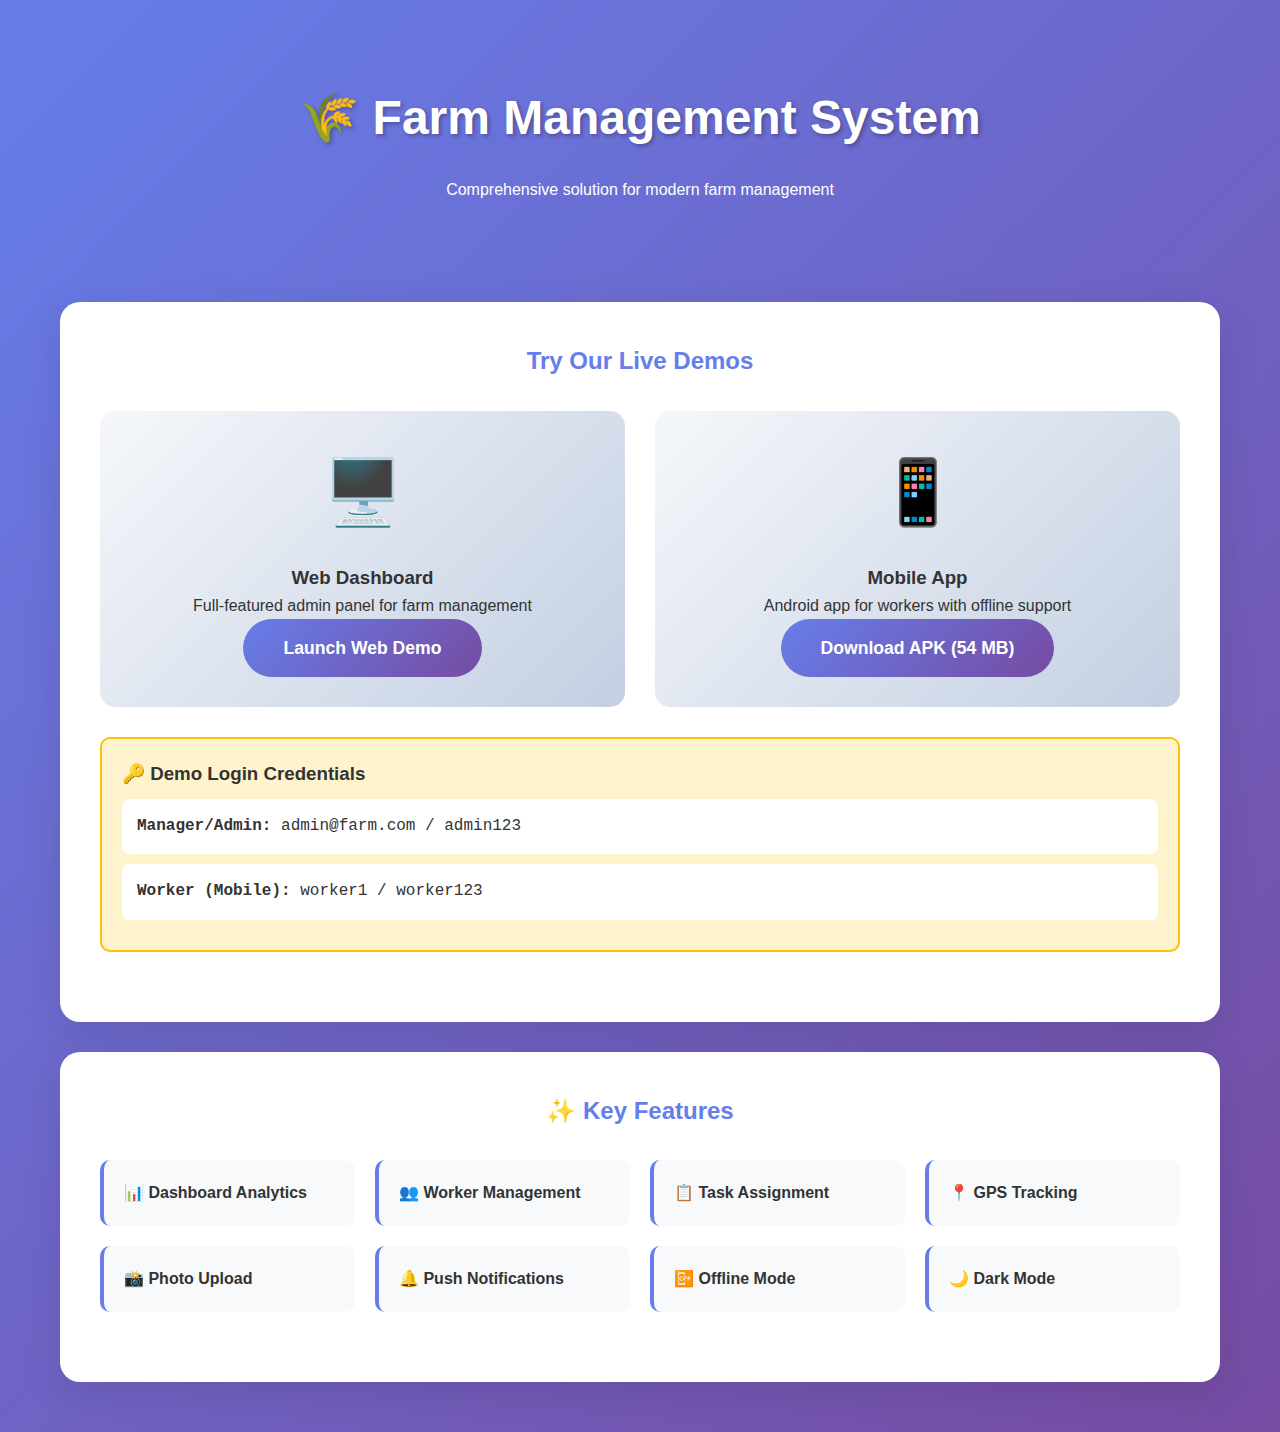
<file: demo.html>
<!DOCTYPE html>
<html lang="en">
<head>
    <meta charset="UTF-8">
    <meta name="viewport" content="width=device-width, initial-scale=1.0">
    <title>Farm Management System - Live Demo</title>
    <style>
        * { margin: 0; padding: 0; box-sizing: border-box; }
        
        body {
            font-family: -apple-system, BlinkMacSystemFont, 'Segoe UI', 'Roboto', sans-serif;
            background: linear-gradient(135deg, #667eea 0%, #764ba2 100%);
            color: #333;
            line-height: 1.6;
        }

        .container { max-width: 1200px; margin: 0 auto; padding: 20px; }

        header {
            text-align: center;
            padding: 60px 20px;
            color: white;
        }

        header h1 {
            font-size: 3em;
            margin-bottom: 20px;
            text-shadow: 2px 2px 4px rgba(0,0,0,0.3);
        }

        .demo-section {
            background: white;
            border-radius: 20px;
            padding: 40px;
            margin-bottom: 30px;
            box-shadow: 0 10px 40px rgba(0,0,0,0.1);
        }

        .demo-grid {
            display: grid;
            grid-template-columns: repeat(auto-fit, minmax(300px, 1fr));
            gap: 30px;
            margin-top: 30px;
        }

        .demo-card {
            background: linear-gradient(135deg, #f5f7fa 0%, #c3cfe2 100%);
            border-radius: 15px;
            padding: 30px;
            text-align: center;
            transition: transform 0.3s ease;
        }

        .demo-card:hover { transform: translateY(-10px); }

        .demo-icon { font-size: 4em; margin-bottom: 20px; }

        .btn {
            display: inline-block;
            padding: 15px 40px;
            background: linear-gradient(135deg, #667eea 0%, #764ba2 100%);
            color: white;
            text-decoration: none;
            border-radius: 50px;
            font-weight: 600;
            font-size: 1.1em;
            transition: all 0.3s ease;
        }

        .btn:hover { transform: translateY(-3px); }

        .credentials {
            background: #fff3cd;
            border: 2px solid #ffc107;
            border-radius: 10px;
            padding: 20px;
            margin: 30px 0;
        }

        .credential-box {
            background: white;
            padding: 15px;
            border-radius: 8px;
            margin: 10px 0;
            font-family: 'Courier New', monospace;
        }

        .features {
            display: grid;
            grid-template-columns: repeat(auto-fit, minmax(250px, 1fr));
            gap: 20px;
            margin: 30px 0;
        }

        .feature-item {
            padding: 20px;
            background: #f8f9fa;
            border-radius: 10px;
            border-left: 4px solid #667eea;
        }
    </style>
</head>
<body>
    <header>
        <div class="container">
            <h1>🌾 Farm Management System</h1>
            <p>Comprehensive solution for modern farm management</p>
        </div>
    </header>

    <div class="container">
        <div class="demo-section">
            <h2 style="text-align: center; color: #667eea; margin-bottom: 30px;">Try Our Live Demos</h2>
            
            <div class="demo-grid">
                <div class="demo-card">
                    <div class="demo-icon">🖥️</div>
                    <h3>Web Dashboard</h3>
                    <p>Full-featured admin panel for farm management</p>
                    <a href="/" class="btn">Launch Web Demo</a>
                </div>

                <div class="demo-card">
                    <div class="demo-icon">📱</div>
                    <h3>Mobile App</h3>
                    <p>Android app for workers with offline support</p>
                    <a href="https://github.com/GMLesov/Farm-Management-System/releases/download/v1.0/FarmManager-v1.0.apk" class="btn" download>Download APK (54 MB)</a>
                </div>
            </div>

            <div class="credentials">
                <h3>🔑 Demo Login Credentials</h3>
                <div class="credential-box">
                    <strong>Manager/Admin:</strong> admin@farm.com / admin123
                </div>
                <div class="credential-box">
                    <strong>Worker (Mobile):</strong> worker1 / worker123
                </div>
            </div>
        </div>

        <div class="demo-section">
            <h2 style="text-align: center; color: #667eea; margin-bottom: 30px;">✨ Key Features</h2>
            <div class="features">
                <div class="feature-item"><h4>📊 Dashboard Analytics</h4></div>
                <div class="feature-item"><h4>👥 Worker Management</h4></div>
                <div class="feature-item"><h4>📋 Task Assignment</h4></div>
                <div class="feature-item"><h4>📍 GPS Tracking</h4></div>
                <div class="feature-item"><h4>📸 Photo Upload</h4></div>
                <div class="feature-item"><h4>🔔 Push Notifications</h4></div>
                <div class="feature-item"><h4>📴 Offline Mode</h4></div>
                <div class="feature-item"><h4>🌙 Dark Mode</h4></div>
            </div>
        </div>
    </div>
</body>
</html>
</file>
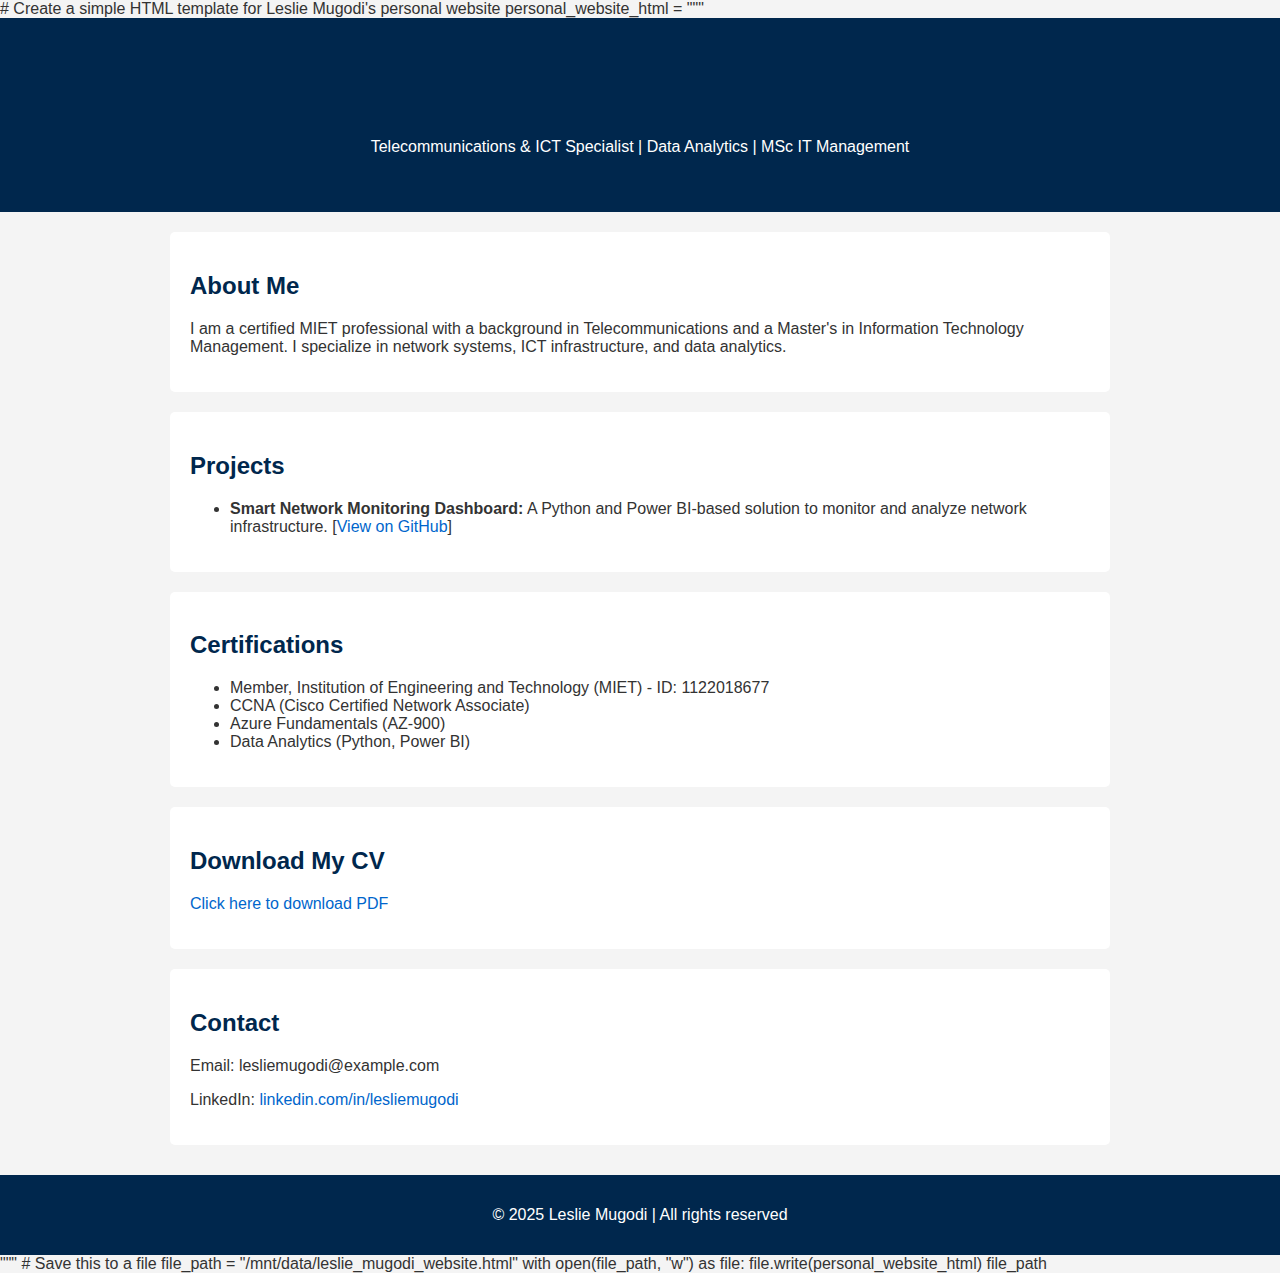
<file: index.html.html>
# Create a simple HTML template for Leslie Mugodi's personal website
personal_website_html = """
<!DOCTYPE html>
<html lang="en">
<head>
    <meta charset="UTF-8">
    <title>Leslie Mugodi | MIET | ICT Specialist</title>
    <meta name="viewport" content="width=device-width, initial-scale=1">
    <style>
        body {
            font-family: Arial, sans-serif;
            margin: 0;
            padding: 0;
            background: #f4f4f4;
            color: #333;
        }
        header {
            background-color: #00274d;
            color: white;
            padding: 40px 20px;
            text-align: center;
        }
        section {
            padding: 20px;
            max-width: 900px;
            margin: auto;
            background: white;
            margin-top: 20px;
            border-radius: 5px;
        }
        h1, h2 {
            color: #00274d;
        }
        footer {
            background: #00274d;
            color: white;
            text-align: center;
            padding: 15px;
            margin-top: 30px;
        }
        a {
            color: #0066cc;
            text-decoration: none;
        }
    </style>
</head>
<body>

<header>
    <h1>Leslie Mugodi, MIET</h1>
    <p>Telecommunications & ICT Specialist | Data Analytics | MSc IT Management</p>
</header>

<section>
    <h2>About Me</h2>
    <p>I am a certified MIET professional with a background in Telecommunications and a Master's in Information Technology Management. I specialize in network systems, ICT infrastructure, and data analytics.</p>
</section>

<section>
    <h2>Projects</h2>
    <ul>
        <li><strong>Smart Network Monitoring Dashboard:</strong> A Python and Power BI-based solution to monitor and analyze network infrastructure. [<a href="#">View on GitHub</a>]</li>
    </ul>
</section>

<section>
    <h2>Certifications</h2>
    <ul>
        <li>Member, Institution of Engineering and Technology (MIET) - ID: 1122018677</li>
        <li>CCNA (Cisco Certified Network Associate)</li>
        <li>Azure Fundamentals (AZ-900)</li>
        <li>Data Analytics (Python, Power BI)</li>
    </ul>
</section>

<section>
    <h2>Download My CV</h2>
    <p><a href="#">Click here to download PDF</a></p>
</section>

<section>
    <h2>Contact</h2>
    <p>Email: lesliemugodi@example.com</p>
    <p>LinkedIn: <a href="https://www.linkedin.com/in/lesliemugodi" target="_blank">linkedin.com/in/lesliemugodi</a></p>
</section>

<footer>
    <p>© 2025 Leslie Mugodi | All rights reserved</p>
</footer>

</body>
</html>
"""

# Save this to a file
file_path = "/mnt/data/leslie_mugodi_website.html"
with open(file_path, "w") as file:
    file.write(personal_website_html)

file_path
</file>
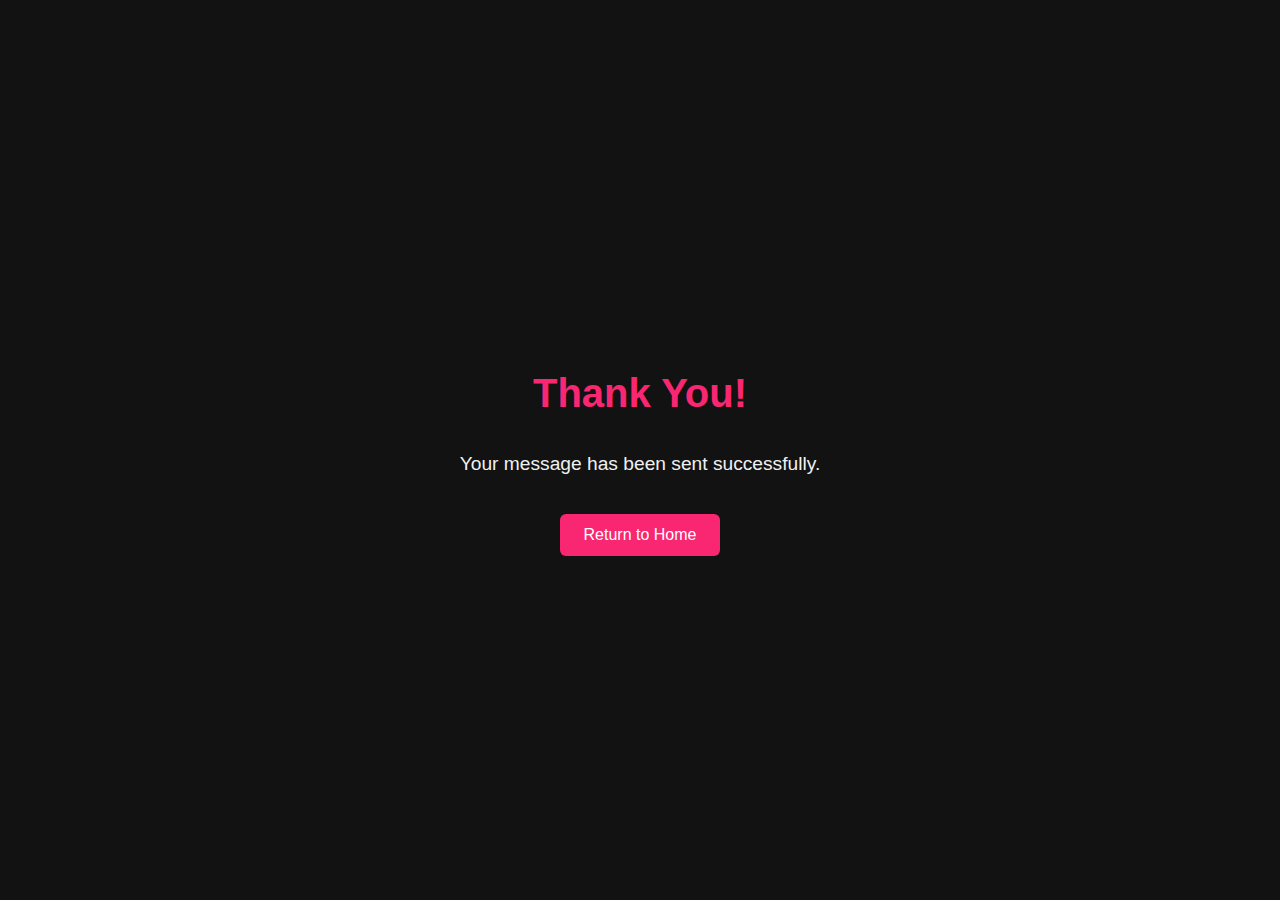
<file: thankyou.html>
<!DOCTYPE html>
<html lang="en">
<head>
  <meta charset="UTF-8" />
  <meta name="viewport" content="width=device-width, initial-scale=1.0"/>
  <title>Message Sent | Leslie Mugodi</title>
  <link rel="icon" href="favicon.ico" type="image/x-icon" />
  <style>
    body {
      margin: 0;
      font-family: 'Segoe UI', sans-serif;
      background: #121212;
      color: #f0f0f0;
      display: flex;
      flex-direction: column;
      align-items: center;
      justify-content: center;
      height: 100vh;
      text-align: center;
    }

    h1 {
      font-size: 2.5rem;
      color: #f92672;
    }

    p {
      font-size: 1.2rem;
      margin-top: 10px;
    }

    a {
      display: inline-block;
      margin-top: 20px;
      padding: 12px 24px;
      background-color: #f92672;
      color: white;
      text-decoration: none;
      border-radius: 6px;
    }
  </style>
</head>
<body>
  <h1>Thank You!</h1>
  <p>Your message has been sent successfully.</p>
  <a href="index.html">Return to Home</a>
</body>
</html>
</file>
